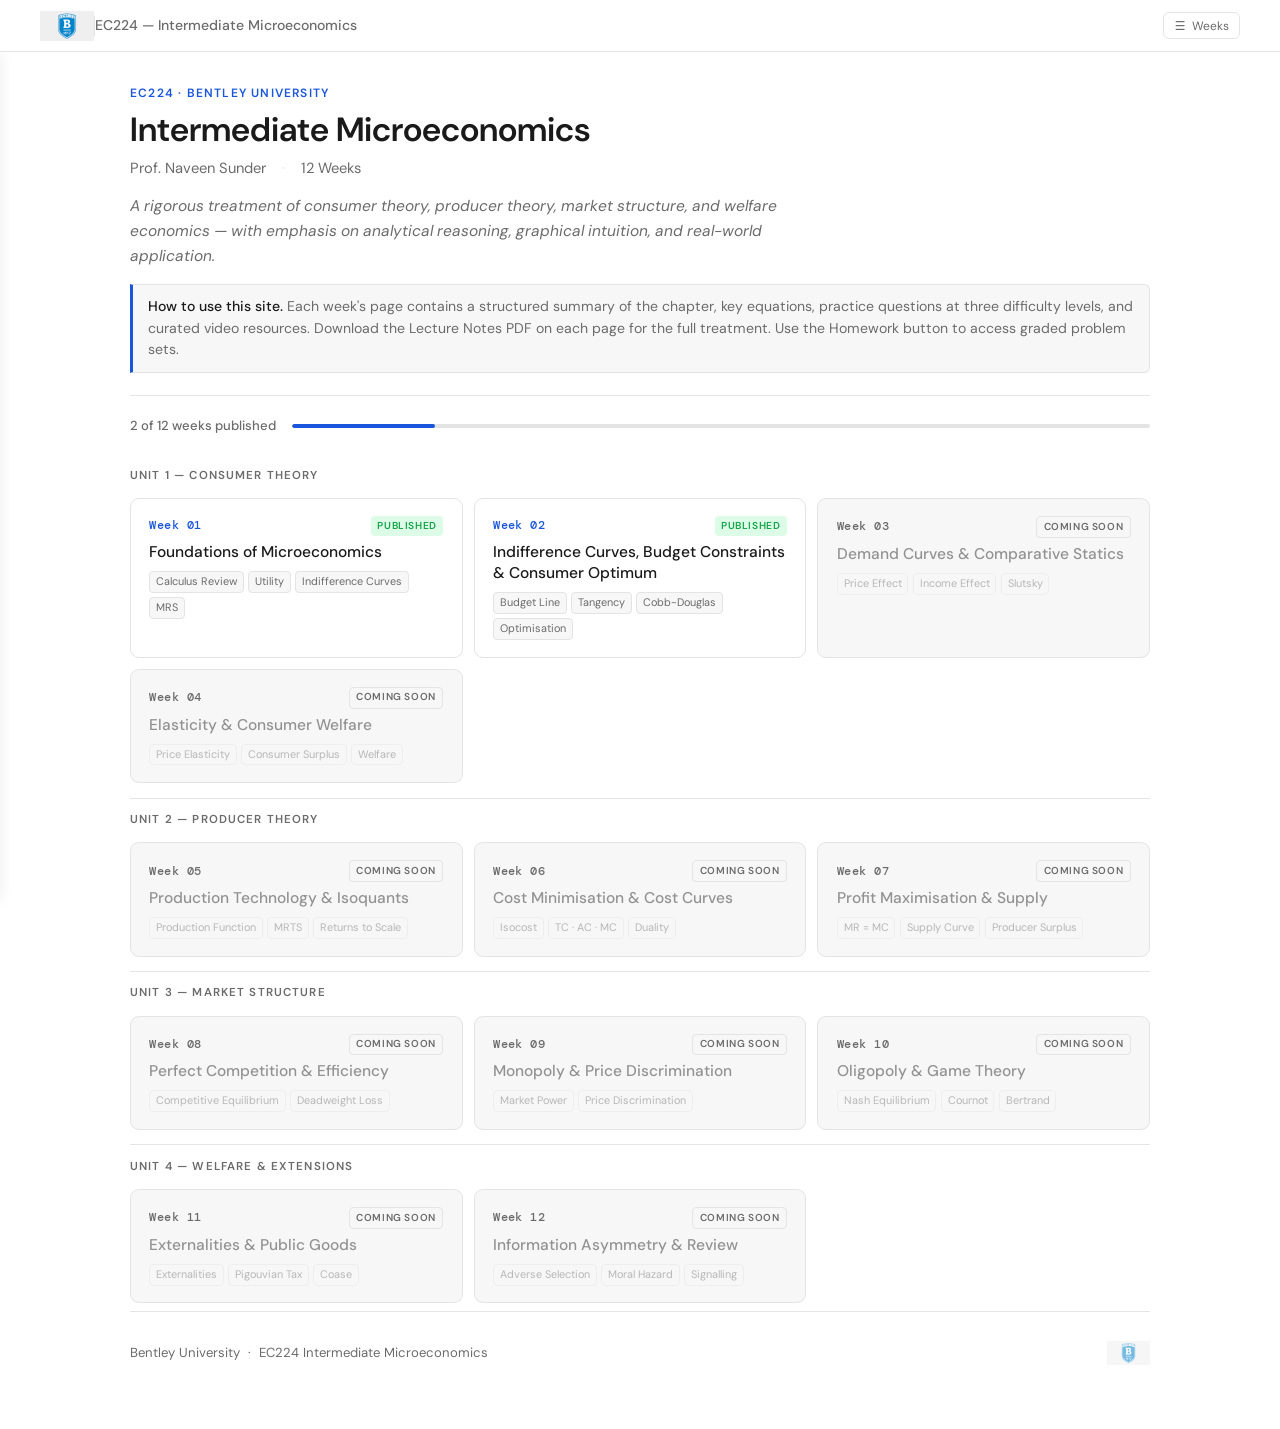
<file: index.html>
<!DOCTYPE html>
<html lang="en-US">
<head>
  <meta charset="UTF-8" />
  <meta name="viewport" content="width=device-width, initial-scale=1.0" />
  <title>EC224 — Intermediate Microeconomics</title>

  <link rel="preconnect" href="https://fonts.googleapis.com" />
  <link rel="preconnect" href="https://fonts.gstatic.com" crossorigin />
  <link href="https://fonts.googleapis.com/css2?family=DM+Sans:ital,opsz,wght@0,9..40,300;0,9..40,400;0,9..40,500;0,9..40,600;1,9..40,400&family=DM+Mono:wght@400;500&display=swap" rel="stylesheet" />

  <!-- Shared stylesheet -->
  <link rel="stylesheet" href="shared.css" />
</head>
<body>

<!-- Top bar -->
<div class="top-bar" role="banner">
  <a href="index.html" aria-label="EC224 course home">
    <img src="assets/bentleylogo.png" alt="Bentley University" class="bentley-logo" />
  </a>
  <div class="top-bar-divider"></div>
  <span class="top-bar-course">EC224 — Intermediate Microeconomics</span>
  <button class="left-nav-toggle" onclick="openLN()" style="margin-left:auto">&#9776;&nbsp; Weeks</button>
</div>

<div class="left-nav-overlay" id="lnOverlay" onclick="closeLN()"></div>
<nav class="left-nav" id="leftNav" aria-label="Course weeks">
  <div class="left-nav-header">EC224</div>
  <ul>
    <li class="left-nav-item published"><a href="week1.html">Week 1</a></li>
    <li class="left-nav-item published"><a href="week2.html">Week 2</a></li>
    <li class="left-nav-item upcoming"><a href="index.html">Week 3</a></li>
    <li class="left-nav-item upcoming"><a href="index.html">Week 4</a></li>
    <li class="left-nav-item upcoming"><a href="index.html">Week 5</a></li>
    <li class="left-nav-item upcoming"><a href="index.html">Week 6</a></li>
    <li class="left-nav-item upcoming"><a href="index.html">Week 7</a></li>
    <li class="left-nav-item upcoming"><a href="index.html">Week 8</a></li>
    <li class="left-nav-item upcoming"><a href="index.html">Week 9</a></li>
    <li class="left-nav-item upcoming"><a href="index.html">Week 10</a></li>
    <li class="left-nav-item upcoming"><a href="index.html">Week 11</a></li>
    <li class="left-nav-item upcoming"><a href="index.html">Week 12</a></li>
  </ul>
</nav>

<main class="main" id="main-content" style="max-width:1100px;padding:0 2.5rem 4rem;">

  <!-- Course header -->
  <header class="course-header">
    <p class="course-tag">EC224 · Bentley University</p>
    <h1>Intermediate Microeconomics</h1>
    <div class="course-meta">
      <span>Prof. Naveen Sunder</span>
      <span class="course-meta-sep">·</span>
      <span>12 Weeks</span>
    </div>
    <p class="course-description">
      A rigorous treatment of consumer theory, producer theory, market structure, and welfare economics — with emphasis on analytical reasoning, graphical intuition, and real-world application.
    </p>
    <div class="how-to-use">
      <strong>How to use this site.</strong> Each week's page contains a structured summary of the chapter, key equations, practice questions at three difficulty levels, and curated video resources. Download the Lecture Notes PDF on each page for the full treatment. Use the Homework button to access graded problem sets.
    </div>
  </header>

  <!-- Progress -->
  <div class="progress-row" aria-label="Course progress: 2 of 12 weeks published">
    <span class="progress-label">2 of 12 weeks published</span>
    <div class="progress-track" role="progressbar" aria-valuenow="2" aria-valuemin="0" aria-valuemax="12">
      <div class="progress-fill"></div>
    </div>
  </div>

  <!-- Week grid -->
  <div class="week-grid">

    <!-- ── Unit 1: Consumer Theory ── -->
    <div class="grid-section-label">Unit 1 — Consumer Theory</div>

    <a class="week-card" href="week1.html" aria-label="Week 1: Foundations">
      <div class="wc-top">
        <span class="wc-num">Week 01</span>
        <span class="wc-badge published">Published</span>
      </div>
      <div class="wc-title">Foundations of Microeconomics</div>
      <div class="wc-tags">
        <span class="wc-tag">Calculus Review</span>
        <span class="wc-tag">Utility</span>
        <span class="wc-tag">Indifference Curves</span>
        <span class="wc-tag">MRS</span>
      </div>
    </a>

    <a class="week-card" href="week2.html" aria-label="Week 2: Indifference Curves, Budget Constraints">
      <div class="wc-top">
        <span class="wc-num">Week 02</span>
        <span class="wc-badge published">Published</span>
      </div>
      <div class="wc-title">Indifference Curves, Budget Constraints &amp; Consumer Optimum</div>
      <div class="wc-tags">
        <span class="wc-tag">Budget Line</span>
        <span class="wc-tag">Tangency</span>
        <span class="wc-tag">Cobb-Douglas</span>
        <span class="wc-tag">Optimisation</span>
      </div>
    </a>

    <div class="week-card upcoming" aria-label="Week 3: coming soon">
      <div class="wc-top">
        <span class="wc-num upcoming">Week 03</span>
        <span class="wc-badge soon">Coming soon</span>
      </div>
      <div class="wc-title">Demand Curves &amp; Comparative Statics</div>
      <div class="wc-tags">
        <span class="wc-tag">Price Effect</span>
        <span class="wc-tag">Income Effect</span>
        <span class="wc-tag">Slutsky</span>
      </div>
    </div>

    <div class="week-card upcoming" aria-label="Week 4: coming soon">
      <div class="wc-top">
        <span class="wc-num upcoming">Week 04</span>
        <span class="wc-badge soon">Coming soon</span>
      </div>
      <div class="wc-title">Elasticity &amp; Consumer Welfare</div>
      <div class="wc-tags">
        <span class="wc-tag">Price Elasticity</span>
        <span class="wc-tag">Consumer Surplus</span>
        <span class="wc-tag">Welfare</span>
      </div>
    </div>

    <!-- ── Unit 2: Producer Theory ── -->
    <div class="grid-section-label">Unit 2 — Producer Theory</div>

    <div class="week-card upcoming" aria-label="Week 5: coming soon">
      <div class="wc-top">
        <span class="wc-num upcoming">Week 05</span>
        <span class="wc-badge soon">Coming soon</span>
      </div>
      <div class="wc-title">Production Technology &amp; Isoquants</div>
      <div class="wc-tags">
        <span class="wc-tag">Production Function</span>
        <span class="wc-tag">MRTS</span>
        <span class="wc-tag">Returns to Scale</span>
      </div>
    </div>

    <div class="week-card upcoming" aria-label="Week 6: coming soon">
      <div class="wc-top">
        <span class="wc-num upcoming">Week 06</span>
        <span class="wc-badge soon">Coming soon</span>
      </div>
      <div class="wc-title">Cost Minimisation &amp; Cost Curves</div>
      <div class="wc-tags">
        <span class="wc-tag">Isocost</span>
        <span class="wc-tag">TC · AC · MC</span>
        <span class="wc-tag">Duality</span>
      </div>
    </div>

    <div class="week-card upcoming" aria-label="Week 7: coming soon">
      <div class="wc-top">
        <span class="wc-num upcoming">Week 07</span>
        <span class="wc-badge soon">Coming soon</span>
      </div>
      <div class="wc-title">Profit Maximisation &amp; Supply</div>
      <div class="wc-tags">
        <span class="wc-tag">MR = MC</span>
        <span class="wc-tag">Supply Curve</span>
        <span class="wc-tag">Producer Surplus</span>
      </div>
    </div>

    <!-- ── Unit 3: Market Structure ── -->
    <div class="grid-section-label">Unit 3 — Market Structure</div>

    <div class="week-card upcoming" aria-label="Week 8: coming soon">
      <div class="wc-top">
        <span class="wc-num upcoming">Week 08</span>
        <span class="wc-badge soon">Coming soon</span>
      </div>
      <div class="wc-title">Perfect Competition &amp; Efficiency</div>
      <div class="wc-tags">
        <span class="wc-tag">Competitive Equilibrium</span>
        <span class="wc-tag">Deadweight Loss</span>
      </div>
    </div>

    <div class="week-card upcoming" aria-label="Week 9: coming soon">
      <div class="wc-top">
        <span class="wc-num upcoming">Week 09</span>
        <span class="wc-badge soon">Coming soon</span>
      </div>
      <div class="wc-title">Monopoly &amp; Price Discrimination</div>
      <div class="wc-tags">
        <span class="wc-tag">Market Power</span>
        <span class="wc-tag">Price Discrimination</span>
      </div>
    </div>

    <div class="week-card upcoming" aria-label="Week 10: coming soon">
      <div class="wc-top">
        <span class="wc-num upcoming">Week 10</span>
        <span class="wc-badge soon">Coming soon</span>
      </div>
      <div class="wc-title">Oligopoly &amp; Game Theory</div>
      <div class="wc-tags">
        <span class="wc-tag">Nash Equilibrium</span>
        <span class="wc-tag">Cournot</span>
        <span class="wc-tag">Bertrand</span>
      </div>
    </div>

    <!-- ── Unit 4: Welfare & Extensions ── -->
    <div class="grid-section-label">Unit 4 — Welfare &amp; Extensions</div>

    <div class="week-card upcoming" aria-label="Week 11: coming soon">
      <div class="wc-top">
        <span class="wc-num upcoming">Week 11</span>
        <span class="wc-badge soon">Coming soon</span>
      </div>
      <div class="wc-title">Externalities &amp; Public Goods</div>
      <div class="wc-tags">
        <span class="wc-tag">Externalities</span>
        <span class="wc-tag">Pigouvian Tax</span>
        <span class="wc-tag">Coase</span>
      </div>
    </div>

    <div class="week-card upcoming" aria-label="Week 12: coming soon">
      <div class="wc-top">
        <span class="wc-num upcoming">Week 12</span>
        <span class="wc-badge soon">Coming soon</span>
      </div>
      <div class="wc-title">Information Asymmetry &amp; Review</div>
      <div class="wc-tags">
        <span class="wc-tag">Adverse Selection</span>
        <span class="wc-tag">Moral Hazard</span>
        <span class="wc-tag">Signalling</span>
      </div>
    </div>

  </div><!-- end week-grid -->

  <!-- Footer -->
  <footer class="site-footer" role="contentinfo">
    <div class="footer-left">
      <a href="https://www.bentley.edu" target="_blank" rel="noopener">Bentley University</a>
      &nbsp;·&nbsp; EC224 Intermediate Microeconomics
    </div>
    <img src="assets/bentleylogo.png" alt="Bentley University" class="footer-logo" />
  </footer>

</main>
<script>
  function openLN()  { document.getElementById('leftNav').classList.add('open'); document.getElementById('lnOverlay').classList.add('open'); }
  function closeLN() { document.getElementById('leftNav').classList.remove('open'); document.getElementById('lnOverlay').classList.remove('open'); }
</script>
</body>
</html>
</file>
<file: shared.css>
*, *::before, *::after { box-sizing: border-box; margin: 0; padding: 0; }

    :root {
      --white:        #ffffff;
      --off-white:    #f7f7f7;
      --rule:         #e4e4e4;
      --text:         #1a1a1a;
      --muted:        #6b6b6b;
      --accent:       #1a56db;
      --accent-light: #eff4ff;
      --accent-mid:   #c7d9fd;
      --warn-bg:      #fffbeb;
      --warn-border:  #d97706;
      --green-bg:     #f0fdf4;
      --green-border: #16a34a;
      --font:         'DM Sans', system-ui, sans-serif;
      --mono:         'DM Mono', monospace;
      --max-w:        920px;
      --sidebar-w:    260px;
    }

    html { scroll-behavior: smooth; }
    body {
      font-family: var(--font);
      font-size: 16px;
      line-height: 1.65;
      color: var(--text);
      background: var(--white);
      -webkit-font-smoothing: antialiased;
    }

    /* Top bar */
    .top-bar {
      position: sticky; top: 0; z-index: 200;
      background: rgba(255,255,255,0.97);
      backdrop-filter: blur(6px);
      border-bottom: 1px solid var(--rule);
      height: 52px;
      display: flex; align-items: center; justify-content: space-between;
      padding: 0 2.5rem;
    }
    .top-bar-left { display: flex; align-items: center; gap: 0.75rem; }
    .bentley-logo { height: 30px; width: auto; display: block; }
    .top-bar-divider { width: 1px; height: 20px; background: var(--rule); }
    .breadcrumb { display: flex; align-items: center; gap: 0.35rem; font-size: 0.86rem; color: var(--muted); }
    .breadcrumb a { color: var(--muted); text-decoration: none; }
    .breadcrumb a:hover { color: var(--accent); }
    .breadcrumb-sep { color: var(--rule); }
    .nav-toggle {
      display: flex; align-items: center; gap: 0.4rem;
      background: none; border: 1px solid var(--rule); border-radius: 6px;
      padding: 0.28rem 0.65rem;
      font-family: var(--font); font-size: 0.75rem; color: var(--muted);
      cursor: pointer; transition: all 0.15s;
    }
    .nav-toggle:hover { border-color: var(--accent); color: var(--accent); }

    /* Sidebar */
    .sidebar-overlay { display: none; position: fixed; inset: 0; background: rgba(0,0,0,0.18); z-index: 300; }
    .sidebar-overlay.open { display: block; }
    .sidebar {
      position: fixed; top: 0; right: -260px;
      width: var(--sidebar-w); height: 100vh;
      background: var(--white); border-left: 1px solid var(--rule);
      z-index: 400; transition: right 0.25s ease;
      display: flex; flex-direction: column;
      padding: 1rem; box-shadow: -4px 0 20px rgba(0,0,0,0.06);
      overflow-y: auto;
    }
    .sidebar.open { right: 0; }
    .sidebar-header {
      display: flex; align-items: center; justify-content: space-between;
      margin-bottom: 0.85rem; padding-bottom: 0.6rem; border-bottom: 1px solid var(--rule);
    }
    .sidebar-title { font-size: 0.7rem; font-weight: 600; letter-spacing: 0.09em; text-transform: uppercase; color: var(--muted); }
    .sidebar-close { background: none; border: none; font-size: 1rem; cursor: pointer; color: var(--muted); }
    .sidebar-close:hover { color: var(--text); }
    .sidebar-nav { list-style: none; display: flex; flex-direction: column; gap: 0.05rem; }
    .sidebar-nav a {
      display: flex; align-items: center; gap: 0.55rem;
      padding: 0.45rem 0.55rem; border-radius: 6px;
      text-decoration: none; font-size: 0.84rem; color: var(--text); transition: background 0.12s;
    }
    .sidebar-nav a:hover { background: var(--accent-light); color: var(--accent); }
    .nav-icon { font-size: 0.88rem; width: 18px; text-align: center; }

    /* Main */
    .main { max-width: var(--max-w); margin: 0 auto; padding: 0 2.5rem 3rem; }

    /* Hero */
    .hero { padding: 1.6rem 0 1.1rem; border-bottom: 1px solid var(--rule); position: relative; }
    .week-ghost {
      position: absolute; right: 0; top: 0.4rem;
      font-size: 6rem; font-weight: 700; color: #f0f0f0;
      line-height: 1; user-select: none; pointer-events: none;
    }
    .week-label { font-size: 0.74rem; font-weight: 600; letter-spacing: 0.1em; text-transform: uppercase; color: var(--accent); margin-bottom: 0.3rem; }
    .hero h1 { font-size: 1.85rem; font-weight: 600; line-height: 1.25; color: var(--text); max-width: 600px; margin-bottom: 0.25rem; }
    .hero-instructor { font-size: 0.9rem; color: var(--muted); margin-bottom: 0.9rem; }

    /* Download buttons */
    .download-row { display: flex; flex-wrap: wrap; gap: 0.4rem; }
    .dl-btn {
      display: inline-flex; align-items: center; gap: 0.35rem;
      padding: 0.3rem 0.7rem;
      border: 1px solid var(--rule); border-radius: 6px;
      background: var(--off-white);
      font-family: var(--font); font-size: 0.76rem; font-weight: 500; color: var(--text);
      text-decoration: none; cursor: pointer; transition: all 0.15s; white-space: nowrap;
    }
    .dl-btn:hover { border-color: var(--accent); background: var(--accent-light); color: var(--accent); }
    .dl-icon { font-size: 0.82rem; }

    /* Sections */
    .section { padding: 1.1rem 0; border-bottom: 1px solid var(--rule); }
    .section:last-child { border-bottom: none; }
    .section-label { font-size: 0.72rem; font-weight: 600; letter-spacing: 0.1em; text-transform: uppercase; color: var(--accent); margin-bottom: 0.3rem; }
    .section h2 { font-size: 1.1rem; font-weight: 600; color: var(--text); margin-bottom: 0.75rem; line-height: 1.3; }

    /* Opening questions */
    .questions-grid { display: grid; grid-template-columns: repeat(auto-fill, minmax(195px, 1fr)); gap: 0.45rem; }
    .q-card {
      background: var(--off-white); border: 1px solid var(--rule); border-radius: 6px;
      padding: 0.55rem 0.7rem 0.55rem 1.1rem;
      font-size: 0.81rem; color: var(--text); line-height: 1.45; position: relative;
    }
    .q-card::before { content: '?'; position: absolute; left: 0.38rem; top: 0.52rem; font-size: 0.68rem; font-weight: 700; color: var(--accent); }

    /* Learning objectives */
    .lo-list { list-style: none; display: flex; flex-direction: column; gap: 0.32rem; }
    .lo-item { display: flex; align-items: flex-start; gap: 0.55rem; font-size: 0.85rem; line-height: 1.5; }
    .lo-badge {
      flex-shrink: 0; width: 24px; height: 24px; border-radius: 50%;
      background: var(--accent); color: white;
      font-size: 0.6rem; font-weight: 600;
      display: flex; align-items: center; justify-content: center; margin-top: 0.12rem;
    }

    /* Accordions */
    .accordion-list { display: flex; flex-direction: column; gap: 0.32rem; }
    .accordion { border: 1px solid var(--rule); border-radius: 7px; overflow: hidden; }
    .accordion-header {
      width: 100%; background: none; border: none; cursor: pointer;
      display: flex; align-items: center; justify-content: space-between;
      padding: 0.6rem 0.85rem; text-align: left; transition: background 0.12s; gap: 0.5rem;
    }
    .accordion-header:hover { background: var(--off-white); }
    .accordion-header.open { background: var(--accent-light); }
    .acc-left { display: flex; align-items: center; gap: 0.45rem; flex: 1; min-width: 0; }
    .acc-title { font-size: 0.87rem; font-weight: 500; color: var(--text); }
    .acc-tag {
      font-size: 0.62rem; font-weight: 600; color: var(--accent);
      background: var(--accent-light); border: 1px solid var(--accent-mid);
      border-radius: 4px; padding: 0.04rem 0.32rem; white-space: nowrap;
    }
    .acc-chevron { color: var(--muted); font-size: 0.62rem; transition: transform 0.2s; flex-shrink: 0; }
    .accordion-header.open .acc-chevron { transform: rotate(180deg); }
    .accordion-body {
      display: none; padding: 0.7rem 0.85rem;
      font-size: 0.84rem; color: var(--text); line-height: 1.65;
      border-top: 1px solid var(--rule);
    }
    .accordion-body.open { display: block; }
    .accordion-body p + p { margin-top: 0.45rem; }
    .app-box { background: var(--off-white); border-left: 3px solid var(--accent); padding: 0.5rem 0.7rem; margin-top: 0.6rem; border-radius: 0 5px 5px 0; font-size: 0.8rem; }
    .app-box strong { font-size: 0.63rem; letter-spacing: 0.07em; text-transform: uppercase; color: var(--accent); display: block; margin-bottom: 0.18rem; }

    /* IC table */
    .ic-table { width: 100%; border-collapse: collapse; font-size: 0.82rem; }
    .ic-table th { text-align: left; font-size: 0.66rem; font-weight: 600; letter-spacing: 0.07em; text-transform: uppercase; color: var(--muted); padding: 0.38rem 0.7rem 0.38rem 0; border-bottom: 2px solid var(--rule); }
    .ic-table td { padding: 0.42rem 0.7rem 0.42rem 0; border-bottom: 1px solid var(--rule); vertical-align: middle; }
    .ic-table tr:last-child td { border-bottom: none; }
    .ic-cell { display: flex; align-items: center; gap: 0.48rem; }
    .ic-sketch { width: 44px; height: 34px; flex-shrink: 0; }

    /* Equations */
    .eq-list { display: flex; flex-direction: column; gap: 0.32rem; }
    .eq-row {
      display: grid; grid-template-columns: 155px 1fr; align-items: center;
      gap: 0.85rem; padding: 0.55rem 0.8rem;
      background: var(--off-white); border: 1px solid var(--rule); border-radius: 7px; font-size: 0.85rem;
    }
    .eq-label { font-size: 0.76rem; font-weight: 500; color: var(--muted); }

    /* Flowchart */
    .flowchart { background: var(--off-white); border: 1px solid var(--rule); border-radius: 8px; padding: 1rem; display: flex; flex-direction: column; align-items: center; gap: 0.22rem; }
    .fc-node { background: white; border: 1.5px solid var(--accent); border-radius: 6px; padding: 0.42rem 1rem; font-size: 0.81rem; font-weight: 500; color: var(--text); text-align: center; max-width: 280px; width: 100%; }
    .fc-diamond { background: var(--accent-light); border: 1.5px solid var(--accent); border-radius: 4px; padding: 0.42rem 1rem; font-size: 0.81rem; font-weight: 500; color: var(--accent); text-align: center; max-width: 280px; width: 100%; }
    .fc-arrow { font-size: 0.88rem; color: var(--muted); line-height: 1; padding: 0.05rem 0; }
    .fc-branches { display: grid; grid-template-columns: 1fr 1fr; gap: 0.65rem; width: 100%; max-width: 480px; }
    .fc-branch { display: flex; flex-direction: column; align-items: center; gap: 0.18rem; }
    .fc-branch-label { font-size: 0.67rem; color: var(--muted); font-weight: 500; }
    .fc-result { background: white; border: 1px solid var(--rule); border-radius: 6px; padding: 0.42rem 0.6rem; font-size: 0.77rem; color: var(--text); text-align: center; width: 100%; line-height: 1.45; }

    /* Warning box */
    .warning-box { background: var(--warn-bg); border: 1px solid var(--warn-border); border-radius: 7px; padding: 0.8rem 0.95rem; }
    .warning-box h3 { font-size: 0.75rem; font-weight: 600; color: var(--warn-border); margin-bottom: 0.45rem; letter-spacing: 0.04em; text-transform: uppercase; }
    .warning-list { list-style: none; display: flex; flex-direction: column; gap: 0.38rem; }
    .warning-list li { font-size: 0.82rem; line-height: 1.5; padding-left: 1.15rem; position: relative; }
    .warning-list li::before { content: '⚠'; position: absolute; left: 0; font-size: 0.68rem; top: 0.12rem; }

    /* Practice questions */
    .pq-filters { display: flex; gap: 0.32rem; margin-bottom: 0.6rem; flex-wrap: wrap; }
    .pq-filter { border: 1px solid var(--rule); background: white; border-radius: 99px; padding: 0.18rem 0.65rem; font-size: 0.74rem; font-family: var(--font); cursor: pointer; color: var(--muted); transition: all 0.12s; }
    .pq-filter.active, .pq-filter:hover { background: var(--accent); color: white; border-color: var(--accent); }
    .pq-list { display: flex; flex-direction: column; gap: 0.32rem; }
    .pq-item { border: 1px solid var(--rule); border-radius: 7px; overflow: hidden; }
    .pq-item[data-hidden="true"] { display: none; }
    .pq-header { width: 100%; background: none; border: none; cursor: pointer; display: flex; align-items: flex-start; gap: 0.55rem; padding: 0.58rem 0.82rem; text-align: left; transition: background 0.12s; }
    .pq-header:hover { background: var(--off-white); }
    .pq-num { font-family: var(--mono); font-size: 0.68rem; color: var(--accent); flex-shrink: 0; width: 22px; padding-top: 0.1rem; }
    .pq-text { font-size: 0.83rem; color: var(--text); flex: 1; line-height: 1.45; }
    .pq-stars { color: #d97706; font-size: 0.7rem; flex-shrink: 0; padding-top: 0.1rem; }
    .pq-chevron { color: var(--muted); font-size: 0.62rem; flex-shrink: 0; transition: transform 0.2s; padding-top: 0.15rem; }
    .pq-header.open .pq-chevron { transform: rotate(180deg); }
    .pq-body { display: none; padding: 0.58rem 0.82rem 0.7rem 2rem; font-size: 0.82rem; border-top: 1px solid var(--rule); line-height: 1.6; color: var(--text); }
    .pq-body.open { display: block; }
    .pq-body p + p { margin-top: 0.4rem; }
    .pq-sol-btn { margin-top: 0.5rem; background: none; border: 1px solid var(--accent); color: var(--accent); border-radius: 5px; padding: 0.22rem 0.65rem; font-size: 0.74rem; font-family: var(--font); cursor: pointer; transition: all 0.12s; }
    .pq-sol-btn:hover { background: var(--accent); color: white; }
    .pq-solution { display: none; margin-top: 0.5rem; padding: 0.6rem 0.8rem; background: var(--green-bg); border: 1px solid var(--green-border); border-radius: 6px; font-size: 0.81rem; line-height: 1.6; }
    .pq-solution.open { display: block; }

    /* Summary notice */
    .summary-notice {
      display: flex; align-items: flex-start; gap: 0.5rem;
      background: var(--off-white); border: 1px solid var(--rule);
      border-left: 3px solid var(--accent);
      border-radius: 0 6px 6px 0;
      padding: 0.5rem 0.75rem;
      margin-top: 0.85rem;
      font-size: 0.78rem; color: var(--muted); line-height: 1.5;
    }
    .summary-notice strong { color: var(--text); font-weight: 500; }

    /* Videos — ordered list layout */
    .video-list { display: flex; flex-direction: column; gap: 0.45rem; }
    .video-item {
      display: flex; align-items: flex-start; gap: 0.85rem;
      border: 1px solid var(--rule); border-radius: 7px;
      padding: 0.65rem 0.85rem;
      text-decoration: none; color: inherit;
      transition: border-color 0.15s, background 0.12s;
    }
    .video-item:hover { border-color: var(--accent); background: var(--accent-light); }
    .video-thumb-sm {
      flex-shrink: 0; width: 68px; height: 44px;
      background: #1a1a1a; border-radius: 5px;
      display: flex; align-items: center; justify-content: center;
      position: relative; overflow: hidden;
    }
    .yt-icon { width: 22px; height: auto; opacity: 0.9; }
    .video-duration {
      position: absolute; bottom: 0.2rem; right: 0.2rem;
      background: rgba(0,0,0,0.75); color: white;
      font-size: 0.55rem; font-family: var(--mono);
      padding: 0.05rem 0.22rem; border-radius: 2px;
    }
    .video-details { flex: 1; min-width: 0; }
    .video-rank { font-family: var(--mono); font-size: 0.65rem; color: var(--accent); margin-bottom: 0.1rem; }
    .video-title-text { font-size: 0.9rem; font-weight: 500; color: var(--text); line-height: 1.35; margin-bottom: 0.08rem; }
    .video-uploader { font-size: 0.72rem; color: var(--accent); font-weight: 500; margin-bottom: 0.2rem; }
    .video-desc { font-size: 0.78rem; color: var(--muted); line-height: 1.5; }

    /* Week nav */
    .week-nav { display: flex; justify-content: space-between; align-items: center; padding: 1rem 0 0; }
    .week-nav-link { display: flex; flex-direction: column; text-decoration: none; gap: 0.08rem; }
    .wnl-label { font-size: 0.65rem; letter-spacing: 0.08em; text-transform: uppercase; color: var(--muted); font-weight: 500; }
    .wnl-title { font-size: 0.86rem; font-weight: 500; color: var(--accent); }

    @media (max-width: 540px) {
      .hero h1 { font-size: 1.22rem; }
      .week-ghost { font-size: 3.8rem; }
      .eq-row { grid-template-columns: 1fr; gap: 0.2rem; }
      .fc-branches { grid-template-columns: 1fr; }
      .questions-grid { grid-template-columns: 1fr; }
      .video-grid { grid-template-columns: repeat(2, 1fr); }
    }

    /* ── Left week nav ─────────────────────────────── */
    .left-nav {
      position: fixed; top: 52px; left: 0; width: 188px;
      height: calc(100vh - 52px); background: var(--white);
      border-right: 1px solid var(--rule); overflow-y: auto;
      z-index: 150; transform: translateX(-100%); transition: transform 0.25s ease;
      display: flex; flex-direction: column; padding: 0.6rem 0;
      box-shadow: 2px 0 12px rgba(0,0,0,0.06);
    }
    .left-nav.open { transform: translateX(0); }
    .left-nav-header {
      font-size: 0.62rem; font-weight: 700; letter-spacing: 0.1em;
      text-transform: uppercase; color: var(--muted);
      padding: 0.35rem 1rem 0.45rem; border-bottom: 1px solid var(--rule);
      margin-bottom: 0.3rem;
    }
    .left-nav ul { list-style: none; padding: 0; margin: 0; }
    .left-nav-item a, .left-nav-item span {
      display: block; padding: 0.3rem 1rem;
      font-size: 0.82rem; color: var(--text);
      text-decoration: none; transition: background 0.1s;
    }
    .left-nav-item a:hover { background: var(--accent-light); color: var(--accent); }
    .left-nav-item.active > a {
      background: var(--accent-light); color: var(--accent); font-weight: 600;
      border-left: 3px solid var(--accent); padding-left: calc(1rem - 3px);
    }
    .left-nav-item.upcoming a { color: var(--muted); font-size: 0.82rem; }
    .left-nav-item.upcoming a:hover { background: none; color: var(--muted); cursor: default; }
    .left-nav-toggle {
      display: flex; align-items: center; gap: 0.35rem;
      background: none; border: 1px solid var(--rule); border-radius: 6px;
      padding: 0.28rem 0.65rem; font-family: var(--font); font-size: 0.75rem;
      color: var(--muted); cursor: pointer; transition: all 0.15s;
    }
    .left-nav-toggle:hover { border-color: var(--accent); color: var(--accent); }
    .left-nav-overlay { display: none; position: fixed; inset: 0; background: rgba(0,0,0,0.18); z-index: 140; }
    .left-nav-overlay.open { display: block; }

    /* ── Week-specific components (include as needed) ─── */
    .rules-table { width:100%; border-collapse:collapse; font-size:0.84rem; }
    .rules-table th { text-align:left; font-size:0.66rem; font-weight:600; letter-spacing:0.07em; text-transform:uppercase; color:var(--muted); padding:0.38rem 0.8rem 0.38rem 0; border-bottom:2px solid var(--rule); }
    .rules-table td { padding:0.5rem 0.8rem 0.5rem 0; border-bottom:1px solid var(--rule); vertical-align:top; line-height:1.5; }
    .rules-table tr:last-child td { border-bottom:none; }
    .rule-name { font-weight:600; color:var(--text); font-size:0.82rem; }
    .rule-formula { font-family:var(--mono); font-size:0.78rem; color:var(--accent); }
    .rule-example { font-size:0.78rem; color:var(--muted); }
    .assumptions-grid { display:grid; grid-template-columns:repeat(3,1fr); gap:0.45rem; }
    .assump-card { background:var(--off-white); border:1px solid var(--rule); border-radius:7px; padding:0.7rem 0.85rem; }
    .assump-name { font-size:0.75rem; font-weight:600; color:var(--accent); text-transform:uppercase; letter-spacing:0.06em; margin-bottom:0.25rem; }
    .assump-def { font-size:0.82rem; color:var(--text); line-height:1.5; }
    @media(max-width:600px){ .assumptions-grid { grid-template-columns:1fr; } }
    .props-list { list-style:none; display:flex; flex-direction:column; gap:0.3rem; }
    .props-list li { display:flex; align-items:flex-start; gap:0.55rem; font-size:0.84rem; line-height:1.5; padding:0.42rem 0.7rem; background:var(--off-white); border:1px solid var(--rule); border-radius:6px; }
    .prop-bullet { flex-shrink:0; width:6px; height:6px; border-radius:50%; background:var(--accent); margin-top:0.48rem; }


    /* ── Left week nav ─────────────────────────────── */
    .left-nav {
      position: fixed; top: 52px; left: 0; width: 188px;
      height: calc(100vh - 52px); background: var(--white);
      border-right: 1px solid var(--rule); overflow-y: auto;
      z-index: 150; transform: translateX(-100%); transition: transform 0.25s ease;
      display: flex; flex-direction: column; padding: 0.6rem 0;
      box-shadow: 2px 0 12px rgba(0,0,0,0.06);
    }
    .left-nav.open { transform: translateX(0); }
    .left-nav-header {
      font-size: 0.62rem; font-weight: 700; letter-spacing: 0.1em;
      text-transform: uppercase; color: var(--muted);
      padding: 0.35rem 1rem 0.45rem; border-bottom: 1px solid var(--rule);
      margin-bottom: 0.3rem;
    }
    .left-nav ul { list-style: none; padding: 0; margin: 0; }
    .left-nav-item a, .left-nav-item span {
      display: block; padding: 0.3rem 1rem;
      font-size: 0.82rem; color: var(--text);
      text-decoration: none; transition: background 0.1s;
    }
    .left-nav-item a:hover { background: var(--accent-light); color: var(--accent); }
    .left-nav-item.active > a {
      background: var(--accent-light); color: var(--accent); font-weight: 600;
      border-left: 3px solid var(--accent); padding-left: calc(1rem - 3px);
    }
    .left-nav-item.upcoming a { color: var(--muted); font-size: 0.82rem; }
    .left-nav-item.upcoming a:hover { background: none; color: var(--muted); cursor: default; }
    .left-nav-toggle {
      display: flex; align-items: center; gap: 0.35rem;
      background: none; border: 1px solid var(--rule); border-radius: 6px;
      padding: 0.28rem 0.65rem; font-family: var(--font); font-size: 0.75rem;
      color: var(--muted); cursor: pointer; transition: all 0.15s;
    }
    .left-nav-toggle:hover { border-color: var(--accent); color: var(--accent); }
    .left-nav-overlay { display: none; position: fixed; inset: 0; background: rgba(0,0,0,0.18); z-index: 140; }
    .left-nav-overlay.open { display: block; }


    /* ── Index page — course header ─────────────────── */
    .top-bar-course { font-size: 0.88rem; color: var(--muted); font-weight: 500; }
    .course-header { padding: 2rem 0 1.4rem; border-bottom: 1px solid var(--rule); }
    .course-tag { font-size: 0.75rem; font-weight: 600; letter-spacing: 0.1em; text-transform: uppercase; color: var(--accent); margin-bottom: 0.4rem; }
    .course-header h1 { font-size: 2.1rem; font-weight: 600; line-height: 1.2; color: var(--text); margin-bottom: 0.35rem; }
    .course-meta { display: flex; align-items: center; gap: 1rem; font-size: 0.92rem; color: var(--muted); flex-wrap: wrap; }
    .course-meta-sep { color: var(--rule); }
    .course-description { margin-top: 0.85rem; font-size: 0.97rem; font-style: italic; color: var(--muted); max-width: 700px; line-height: 1.6; }
    .how-to-use { margin-top: 1rem; padding: 0.65rem 0.95rem; background: var(--off-white); border: 1px solid var(--rule); border-left: 3px solid var(--accent); border-radius: 0 6px 6px 0; font-size: 0.88rem; color: var(--muted); line-height: 1.55; }
    .how-to-use strong { color: var(--text); font-weight: 500; }

    /* ── Index page — progress bar ──────────────────── */
    .progress-row { display: flex; align-items: center; justify-content: space-between; padding: 1.2rem 0 0.6rem; gap: 1rem; }
    .progress-label { font-size: 0.82rem; color: var(--muted); font-weight: 500; white-space: nowrap; }
    .progress-track { flex: 1; height: 4px; background: var(--rule); border-radius: 99px; overflow: hidden; }
    .progress-fill { height: 100%; background: var(--accent); border-radius: 99px; width: 16.7%; }

    /* ── Index page — week grid ─────────────────────── */
    .week-grid { display: grid; grid-template-columns: repeat(auto-fill, minmax(260px, 1fr)); gap: 0.7rem; padding-bottom: 0.5rem; }
    .week-card { display: block; text-decoration: none; border: 1px solid var(--rule); border-radius: 9px; padding: 1.05rem 1.15rem; transition: border-color 0.15s, box-shadow 0.15s, background 0.15s; background: var(--white); }
    .week-card:hover { border-color: var(--accent); box-shadow: 0 2px 12px rgba(26,86,219,0.08); background: var(--accent-light); }
    .week-card:hover .wc-num { color: var(--accent); }
    .week-card.upcoming { background: var(--off-white); cursor: default; pointer-events: none; }
    .week-card.upcoming .wc-title, .week-card.upcoming .wc-tags { opacity: 0.45; }
    .wc-top { display: flex; align-items: center; justify-content: space-between; margin-bottom: 0.38rem; }
    .wc-num { font-family: var(--mono); font-size: 0.72rem; font-weight: 500; color: var(--accent); letter-spacing: 0.04em; }
    .wc-num.upcoming { color: var(--muted); }
    .wc-badge { font-size: 0.63rem; font-weight: 600; letter-spacing: 0.06em; text-transform: uppercase; border-radius: 4px; padding: 0.1rem 0.4rem; }
    .wc-badge.published { background: #dcfce7; color: #16a34a; }
    .wc-badge.soon { background: var(--off-white); color: var(--muted); border: 1px solid var(--rule); }
    .wc-title { font-size: 0.97rem; font-weight: 500; color: var(--text); line-height: 1.35; margin-bottom: 0.5rem; }
    .wc-tags { display: flex; flex-wrap: wrap; gap: 0.28rem; }
    .wc-tag { font-size: 0.68rem; color: var(--muted); background: var(--off-white); border: 1px solid var(--rule); border-radius: 4px; padding: 0.06rem 0.36rem; }
    .week-card:hover .wc-tag { background: white; }
    .grid-section-label { grid-column: 1 / -1; font-size: 0.72rem; font-weight: 600; letter-spacing: 0.1em; text-transform: uppercase; color: var(--muted); padding: 0.7rem 0 0.15rem; border-top: 1px solid var(--rule); margin-top: 0.2rem; }
    .grid-section-label:first-child { border-top: none; padding-top: 1rem; }

    /* ── Index page — footer ────────────────────────── */
    .site-footer { padding: 1.8rem 0 0; border-top: 1px solid var(--rule); display: flex; align-items: center; justify-content: space-between; flex-wrap: wrap; gap: 0.5rem; }
    .footer-left { font-size: 0.82rem; color: var(--muted); line-height: 1.5; }
    .footer-left a { color: var(--muted); text-decoration: none; }
    .footer-left a:hover { color: var(--accent); }
    .footer-logo { height: 24px; opacity: 0.55; }
</file>
